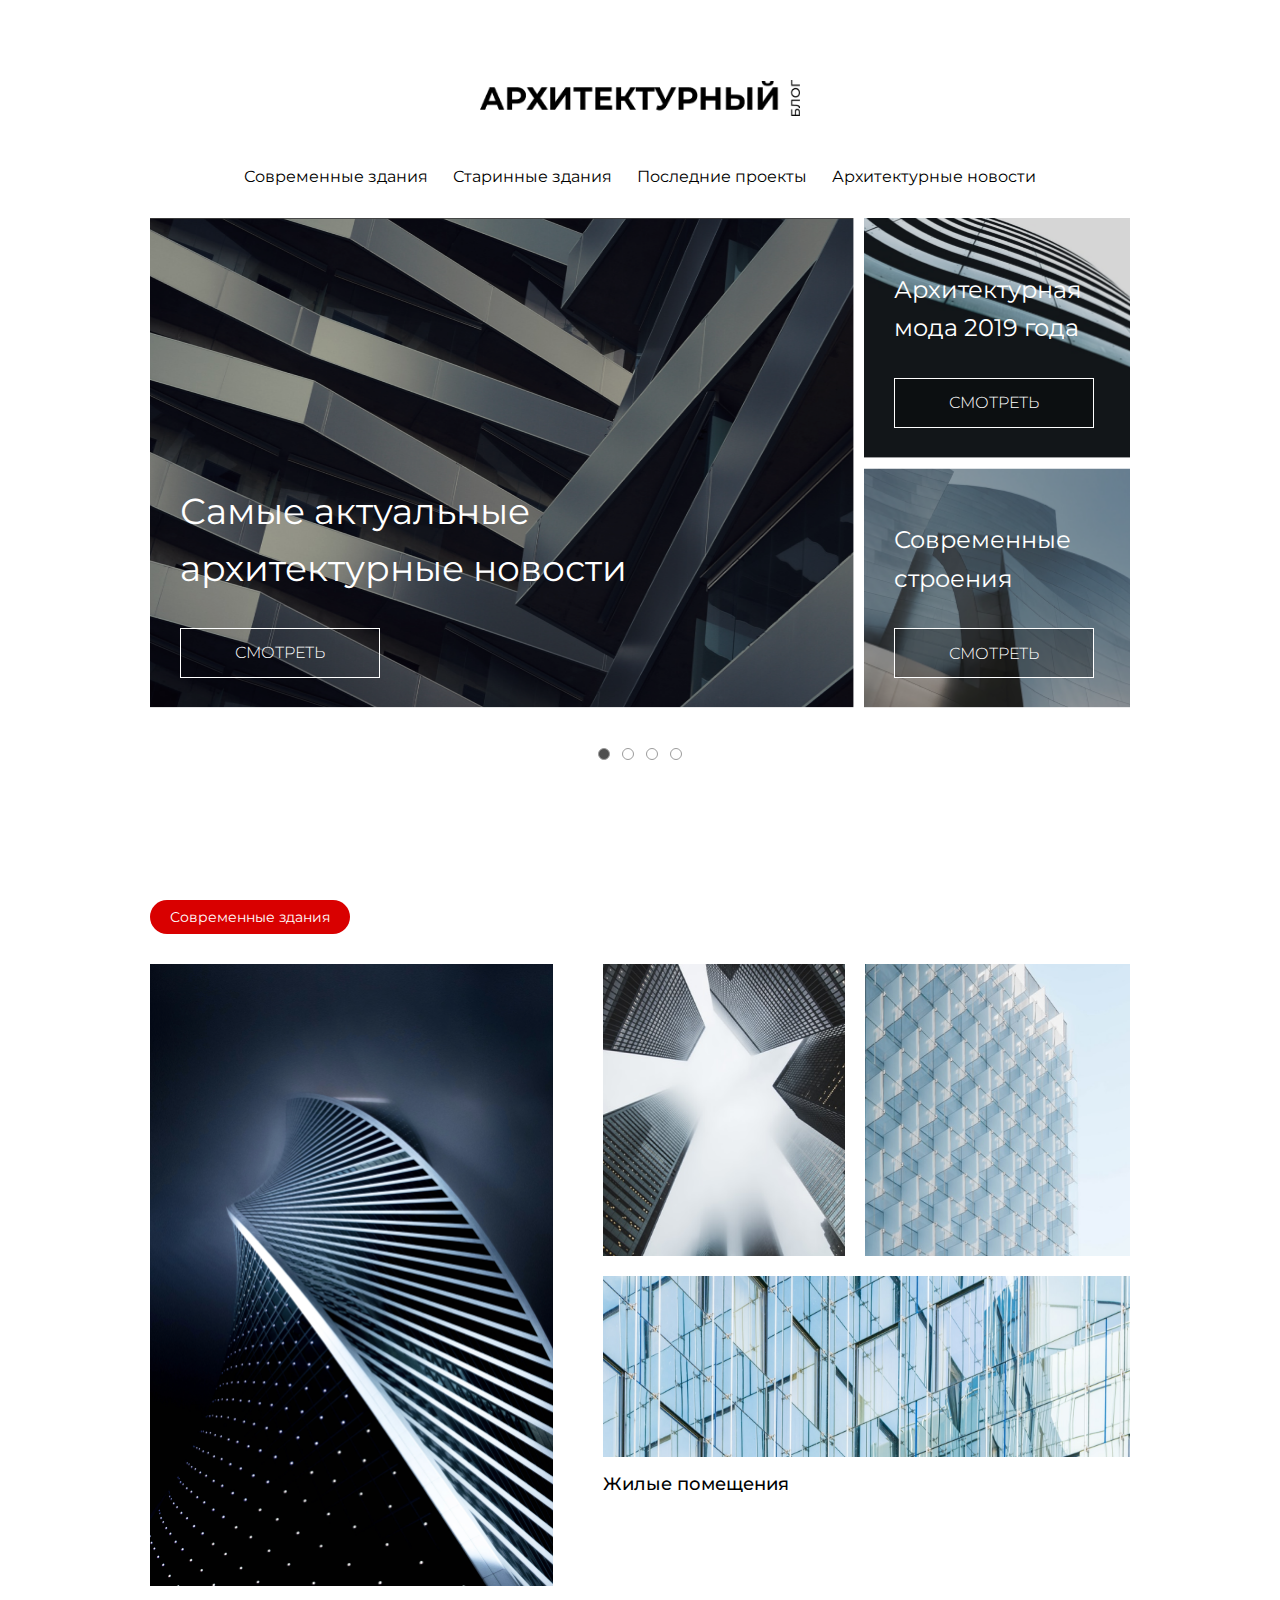
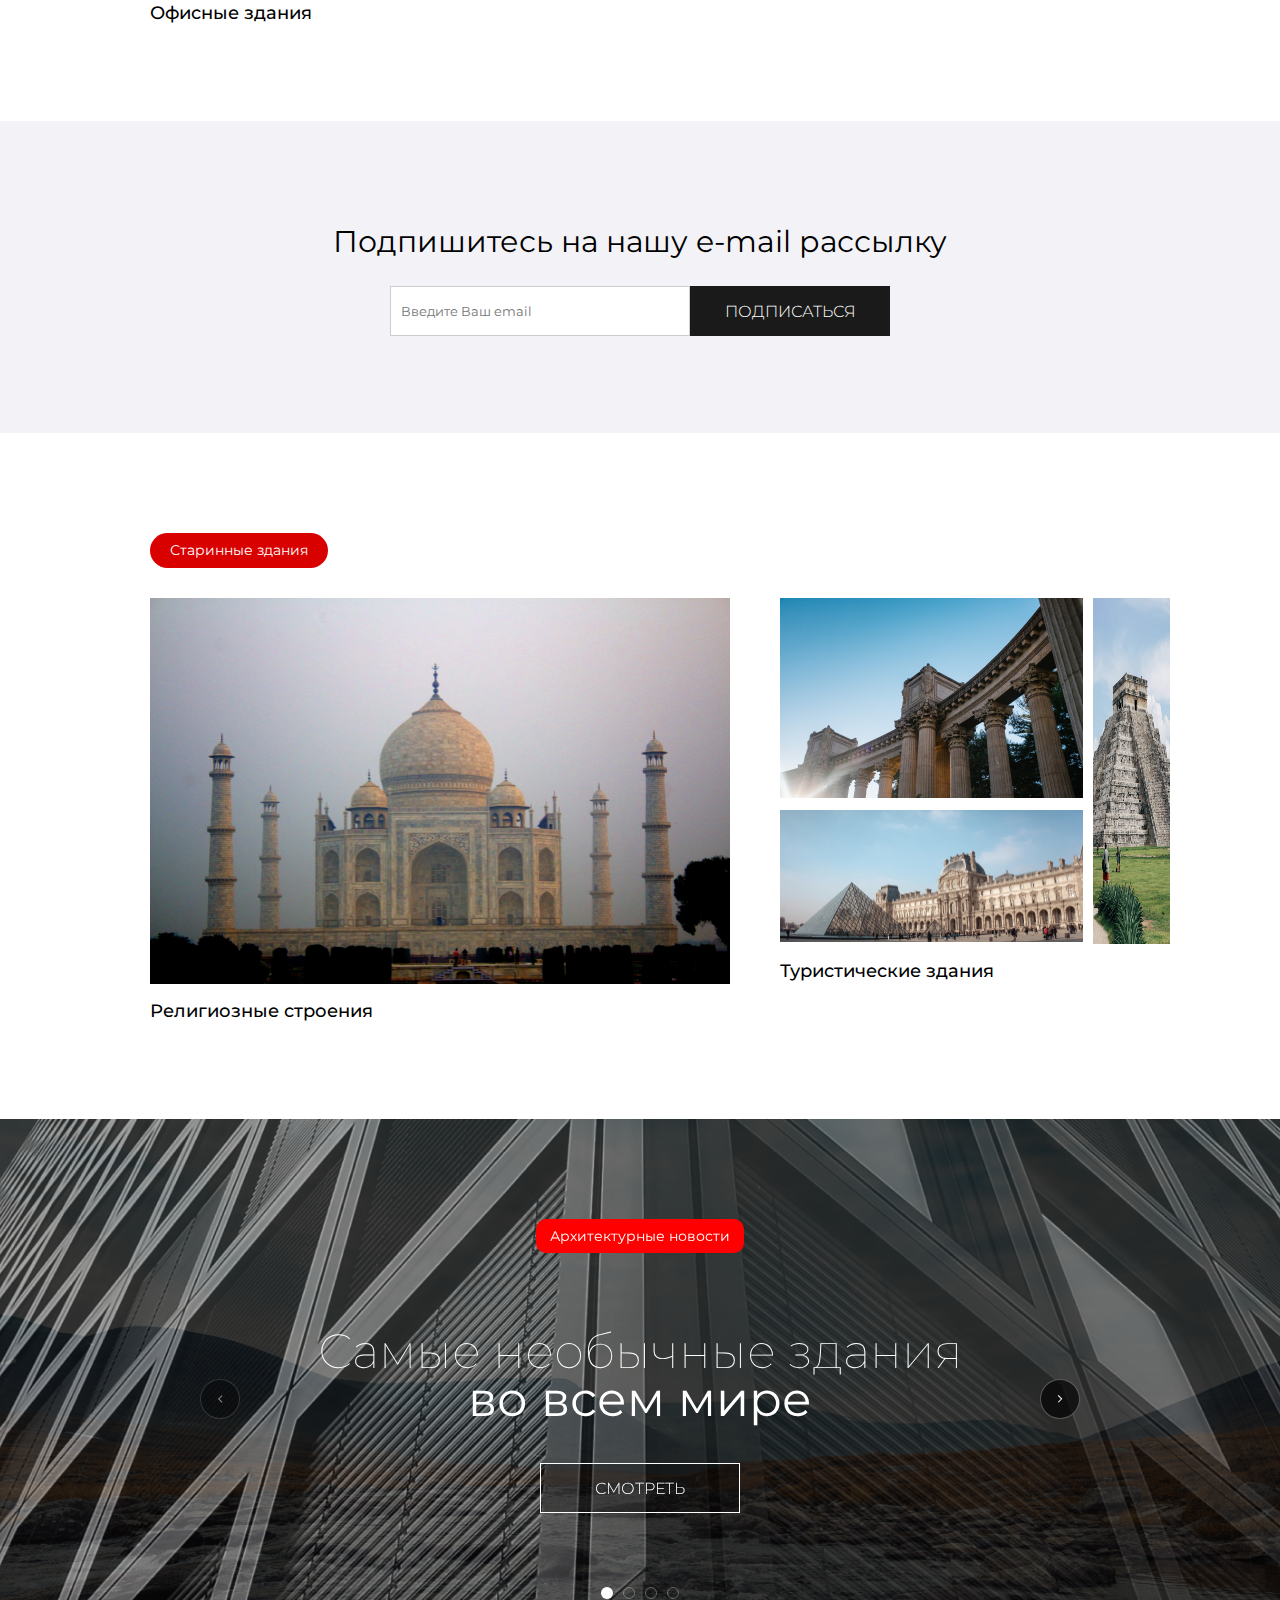
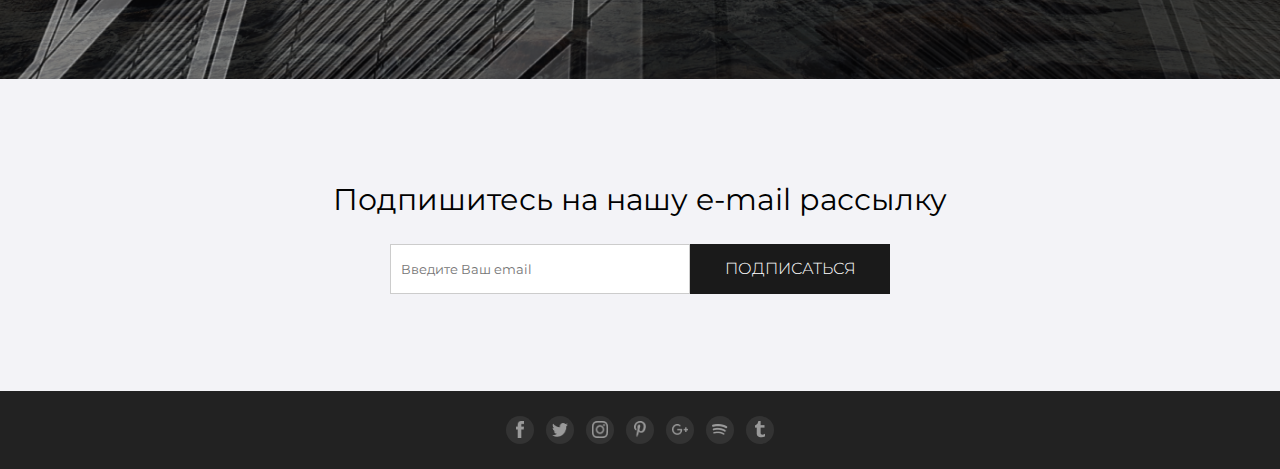
<file: rh (6)/rh (6)/rh/index.html>
<!DOCTYPE html>
<html lang="en">

    <head>
        <meta charset="UTF-8">
        <meta name="viewport" content="width=device-width, initial-scale=1.0">
        <title>Архитектурный блог</title>
        <link rel="stylesheet" href="styles/reset.css">
        <link rel="stylesheet" href="styles/style.css">
        <link rel="stylesheet" href="styles/modern.css">
        <link rel="preconnect" href="https://fonts.googleapis.com">
        <link rel="preconnect" href="https://fonts.gstatic.com" crossorigin>
        <link href="https://fonts.googleapis.com/css2?family=Montserrat:wght@100..900&display=swap" rel="stylesheet">
        <link rel="stylesheet" href="https://cdnjs.cloudflare.com/ajax/libs/font-awesome/6.4.0/css/all.min.css"
            integrity="sha512-iecdLmaskl7CVkqkXNQ/ZH/XLlvWZOJyj7Yy7tcenmpD1ypASozpmT/E0iPtmFIB46ZmdtAc9eNBvH0H/ZpiBw=="
            crossorigin="anonymous" referrerpolicy="no-referrer" />
    </head>

    <body>
        <header class="header">
            <div class="header-container">
                <div class="logo">
                    <img src="static/icons/Vector.png" alt="logo">
                </div>

                <nav class="nav">
                    <ul class="nav-list">
                        <li class="nav-item">Современные здания</li>
                        <li class="nav-item ancient-link">Старинные здания</li>
                        <li class="nav-item">Последние проекты</li>
                        <li class="nav-item">Архитектурные новости</li>
                    </ul>
                </nav>
            </div>
        </header>

        <section class="slider content-container">
            <div class="slider-wrapper">
                <div class="slide">
                    <div class="slider-item slider-left">
                        <img src="static/images/1.png" alt="Slider images">
                        <div class="overlay">
                            <p class="slide-title">Самые актуальные <br /> архитектурные новости</p>
                            <a href="/desktop.html" class="button">Смотреть</a>
                        </div>
                    </div>

                    <div class="slider-item slider-right">
                        <div class="item">
                            <img src="static/images/slider_img_2.png" alt="Slider images">
                            <div class="overlay">
                                <p class="slide-title">Архитектурная мода 2019 года</p>
                                <!-- Лучше указывать текст не заглавными буквами, а в таком стиле - "Смотреть"
                            а в стилях при необходимости задавать text-transform с нужным значением -->
                                <button class="button">Смотреть</button>
                            </div>
                        </div>
                        <div class="item">
                            <img src="static/images/slider_img_3.png" alt="Slider images">
                            <div class="overlay">
                                <!-- Обрати внимание как переносится текст на макете -->
                                <p class="slide-title">Современные строения</p>
                                <button class="button">Смотреть</button>
                            </div>
                        </div>
                    </div>
                </div>

                <div class="slide next">
                    <div class="slider-item slider-left">
                        <img src="static/images/1.png" alt="Slider images">
                        <div class="overlay">
                            <p class="slide-title">Самые актуальные <br /> архитектурные новости</p>
                            <a href="/desktop.html" class="button">Смотреть</a>
                        </div>
                    </div>

                    <div class="slider-item slider-right">
                        <div class="item">
                            <img src="static/images/slider_img_2.png" alt="Slider images">
                            <div class="overlay">
                                <p class="slide-title">Архитектурная мода 2019 года</p>
                                <!-- Лучше указывать текст не заглавными буквами, а в таком стиле - "Смотреть"
                            а в стилях при необходимости задавать text-transform с нужным значением -->
                                <a href="/desktop.html" class="button">Смотреть</a>
                            </div>
                        </div>
                        <div class="item">
                            <img src="static/images/slider_img_3.png" alt="Slider images">
                            <div class="overlay">
                                <!-- Обрати внимание как переносится текст на макете -->
                                <p class="slide-title">Современные строения</p>
                                <button class="button">Смотреть</button>
                            </div>
                        </div>
                    </div>
                </div>

                <div class="slide next">
                    <div class="slider-item slider-left">
                        <img src="static/images/1.png" alt="Slider images">
                        <div class="overlay">
                            <p class="slide-title">Самые актуальные <br /> архитектурные новости</p>
                            <a href="/desktop.html" class="button">Смотреть</a>
                        </div>
                    </div>

                    <div class="slider-item slider-right">
                        <div class="item">
                            <img src="static/images/slider_img_2.png" alt="Slider images">
                            <div class="overlay">
                                <p class="slide-title">Архитектурная мода 2019 года</p>
                                <!-- Лучше указывать текст не заглавными буквами, а в таком стиле - "Смотреть"
                            а в стилях при необходимости задавать text-transform с нужным значением -->
                                <button class="button">Смотреть</button>
                            </div>
                        </div>
                        <div class="item">
                            <img src="static/images/slider_img_3.png" alt="Slider images">
                            <div class="overlay">
                                <!-- Обрати внимание как переносится текст на макете -->
                                <p class="slide-title">Современные строения</p>
                                <button class="button">Смотреть</button>
                            </div>
                        </div>
                    </div>
                </div>

                <div class="slide next">
                    <div class="slider-item slider-left">
                        <img src="static/images/1.png" alt="Slider images">
                        <div class="overlay">
                            <p class="slide-title">Самые актуальные <br /> архитектурные новости</p>
                            <a href="/desktop.html" class="button">Смотреть</a>
                        </div>
                    </div>

                    <div class="slider-item slider-right">
                        <div class="item">
                            <img src="static/images/slider_img_2.png" alt="Slider images">
                            <div class="overlay">
                                <p class="slide-title">Архитектурная мода 2019 года</p>
                                <!-- Лучше указывать текст не заглавными буквами, а в таком стиле - "Смотреть"
                            а в стилях при необходимости задавать text-transform с нужным значением -->
                                <button class="button">Смотреть</button>
                            </div>
                        </div>
                        <div class="item">
                            <img src="static/images/slider_img_3.png" alt="Slider images">
                            <div class="overlay">
                                <!-- Обрати внимание как переносится текст на макете -->
                                <p class="slide-title">Современные строения</p>
                                <button class="button">Смотреть</button>
                            </div>
                        </div>
                    </div>
                </div>
            </div>

            <div class="dots">
                <span class="dot active"></span>
                <span class="dot"></span>
                <span class="dot"></span>
                <span class="dot"></span>
            </div>
        </section>
        <!-- Старайся разделять блоки кода пробелами, так проще будет ориентироваться в коде -->
        <section class="modern content-container">
            <h2 class="tag">Современные здания</h2>

            <div class="modern-grid">
                <div class="modern-grid_left">
                    <!-- Атрибут alt лучше пустым не оставлять,можно вписать Picture или Image например -->
                    <img src="static/images/3.png" alt="Image">

                    <!-- Не забудь добавить анимацию при наведении :) как в навигации -->
                    <p class="image-desc_link">Офисные здания</p>
                </div>

                <div class="modern-grid_right">
                    <!-- Это верхний блок -->
                    <div class="upper-block">
                        <div class="small-img">
                            <img src="static/images/4.png" alt="Image">
                        </div>

                        <div class="small-img">
                            <img src="static/images/5.png" alt="Image">
                        </div>
                    </div>

                    <!-- А это нижний блок -->
                    <div class="lower-block">
                        <img src="static/images/6.png" alt="Image">

                        <!-- Не забудь добавить анимацию при наведении :) как в навигации -->
                        <p class="image-desc_link">Жилые помещения</p>
                    </div>
                </div>
            </div>
        </section>

        <section class="newsletter">
            <div class="container firts-form">
                <h2 class="newsletter_title">Подпишитесь на нашу e-mail рассылку</h2>

                <div class="form">
                    <div class="form_input-wrapper">
                        <input id="email" class="input" type="email" placeholder="Введите Ваш email"
                            autocomplete="false">

                        <span class="error-hint"></span>
                    </div>

                    <button class="button">Подписаться</button>
                </div>

                <div class="notice-block success-block">
                    <span>Форма успешно отправлена</span>
                </div>

                <div class="notice-block error-block">
                    <span>
                        Что-то пошло не так.<br>
                        Попробуйте пожалуйста позднее
                    </span>
                </div>
            </div>
        </section>

        <!-- У тебя всё получится!!! :) это просто:) -->

        <section class="ancient content-container">
            <h2 class="tag">Старинные здания</h2>

            <div class="ancient-grid">
                <div class="large-img">
                    <img src="static/images/9.png" alt="image">
                    <p class="image-desc_link">Религиозные строения</p>
                </div>

                <div class="ancient-grid_down">
                    <div class="ancient-grid_up">

                        <div class="small-images">
                            <img class="eight-img" src="static/images/8.png" alt="image">
                            <img class="ten-img" src="static/images/10.png" alt="image">
                        </div>

                        <div class="wide-img">
                            <img src="static/images/7.png" alt="image">
                        </div>
                    </div>

                    <p class="image-desc_link">Туристические здания</p>
                </div>
            </div>
        </section>


        <!-- А это ещё проще :) -->

        <section class="hero">
            <div class="hero-wrapper">
                <div class="hero-content hero-slide">
                    <div class="hero-label">Архитектурные новости</div>

                    <h1 class="hero-slide_title"><span>Самые необычные здания</span><br> во всем мире</h1>

                    <button class="hero-button button">Смотреть</button>
                </div>

                <div class="hero-content hero-slide next">
                    <div class="hero-label">Архитектурные новости</div>

                    <h1 class="hero-slide_title"><span>Самые необычные здания</span><br> во всем мире</h1>

                    <button class="hero-button button">Смотреть</button>
                </div>

                <div class="hero-content hero-slide next">
                    <div class="hero-label">Архитектурные новости</div>

                    <h1 class="hero-slide_title"><span>Самые необычные здания</span><br> во всем мире</h1>

                    <button class="hero-button button">Смотреть</button>
                </div>

                <div class="hero-content hero-slide next">
                    <div class="hero-label">Архитектурные новости</div>

                    <h1 class="hero-slide_title"><span>Самые необычные здания</span><br> во всем мире</h1>

                    <button class="hero-button button">Смотреть</button>
                </div>

                <div class="hero-slider-dots">
                    <span class="hero-slider-dot active"></span>
                    <span class="hero-slider-dot"></span>
                    <span class="hero-slider-dot"></span>
                    <span class="hero-slider-dot"></span>
                </div>

                <button class="hero-arrow hero-arrow-prev disabled">
                    <img src="static/icons/left.png" alt="left">
                </button>

                <button class="hero-arrow hero-arrow-next">
                    <img src="static/icons/right.png" alt="right">
                </button>
            </div>
        </section>

        <section class="newsletter second-newsletter">
            <div class="container">
                <h2 class="newsletter_title">Подпишитесь на нашу e-mail рассылку</h2>

                <form class="form">
                    <div class="form_input-wrapper">
                        <input id="email-field" class="input" type="email" placeholder="Введите Ваш email"
                            autocomplete="false">

                        <span class="error-hint"></span>
                    </div>
                    <button class="button" type="submit">Подписаться</button>
                </form>

                <div class="notice-block success-block">
                    <span>Форма успешно отправлена</span>
                </div>

                <div class="notice-block error-block">
                    <span>
                        Что-то пошло не так.<br>
                        Попробуйте пожалуйста позднее
                    </span>
                </div>
            </div>
        </section>

        <footer class="footer">
            <div class="container">
                <div class="footer-socials">
                    <a href="/" aria-label="Facebook">
                        <img src="static/icons/Facebook.png" alt="Facebook icon">
                    </a>
                    <a href="/" aria-label="Twitter">
                        <img src="static/icons/Twitter.png" alt="Twitter icon">
                    </a>
                    <a href="/" aria-label="Instagram">
                        <img src="static/icons/Instagram.png" alt="Instagram icon">
                    </a>
                    <a href="/" aria-label="Pinterest">
                        <img src="static/icons/Pinterest.png" alt="Pinterest icon">
                    </a>
                    <a href="#" aria-label="Google Plus">
                        <img src="static/icons/Google.png" alt="Google icon">
                    </a>
                    <a href="#" aria-label="Medium">
                        <img src="static/icons/Spotify.png" alt="Spotify icon">
                    </a>
                    <a href="/" aria-label="Telegram">
                        <img src="static/icons/Tumblr.png" alt="Telegram icon">
                    </a>
                </div>
            </div>
        </footer>

        <button id="scrollTopBtn" class="scroll-top hidden">
            <img class="icon" src="static/icons/up.svg" alt="Arrow up icon" />
            <span class="rotated-text">Наверх</span>
        </button>

        <script src="scripts/scroll-btn.js"></script>
        <script src="scripts/script.js"></script>
        <script src="scripts/form.js"></script>
        <script src="scripts/hero-slider.js"></script>
        <script src="scripts/newform.js"></script>
    </body>

</html>
</file>
<file: rh (6)/rh (6)/rh/styles/style.css>
@import url("header.css");
@import url("slider.css");
@import url("newsletter.css");
@import url("hero.css");
@import url("footer.css");

/*
1280 - desktop
768 - tablet
520 - mobile
*/

html {
    font-size: 10px;
}

body {
    overflow-x: hidden;
    font-family: 'Montserrat', sans-serif;
    margin: 0;
    padding: 0;
    background-color: #ffffff;
    color: black;
    line-height: 1.6;
}

.content-container {
    width: 100%;
    max-width: 1170px;
    margin: 0 auto 172px;
    padding: 0 10px;
}

.tag {
    display: inline-block;
    margin-bottom: 30px;
    padding: 6px 20px;
    border-radius: 20px;
    background: #D90000;
    font-size: 14px;
    color: white;
}

.button {
    font-size: 16px;
    font-weight: 300;
    display: flex;
    align-items: center;
    justify-content: center;
    width: 200px;
    height: 50px;
    text-transform: uppercase;
}

.section-title {
    padding: 30px 200px;
}

.scroll-top {
    position: fixed;
    bottom: 40px;
    right: 60px;
    display: flex;
    flex-direction: column;
    align-items: center;
    background: transparent;
    border: none;
    cursor: pointer;
    font-family: Arial, sans-serif;
    color: #333;
    transition: opacity .4s ease;
    .icon {
        width: 26px;
        height: 26px;
    }
    .rotated-text {
        margin-top: 20px;
        writing-mode: vertical-rl;
        text-orientation: mixed;
        font-family: 'Montserrat', sans-serif;
        font-size: 14px;
        font-weight: 500;
        line-height: 1;
        letter-spacing: 2px;
        text-transform: uppercase;
        transform: rotate(180deg);
    }
    &.hidden {
        opacity: 0;
        pointer-events: none;
    }
}

span {
    font-weight: 100;
}

.container {
    width: 100%;
    max-width: 1200px;
    margin: 0 auto;
    padding: 0 20px;
}

@media (max-width: 1280px) {
    .content-container {
        max-width: 1000px;
        margin-bottom: 140px;
    }
    .newsletter input[type="email"] {
        width: 300px;
    }
    .section-title {
        padding: 30px 100px;
    }
    .scroll-top {
        right: 40px;
    }
    .container {
        max-width: 1024px;
    }
}

@media (max-width: 768px) {
    .content-container {
        padding: 0 15px;
        margin-bottom: 100px;
    }
    .newsletter {
        flex-direction: column;
        justify-content: center;
        padding: 30px 10px;
        height: auto;
        .newsletter_title {
            margin-bottom: 12px;
            font-size: 22px;
        }
        .form {
            .input {
                width: 280px;
                margin-right: 0;
            }
            .button {
                flex-shrink: 0;
                width: 180px;
                font-size: 14px;
                font-weight: 500;
            }
        }
    }
    .section-title {
        padding: 30px 40px;
        font-size: 20px;
    }
    .scroll-top {
        bottom: 20px;
        right: 20px;
        .icon {
            width: 24px;
            height: 24px;
        }
        .rotated-text {
            font-size: 12px;
        }
    }
    .container {
        max-width: 720px;
        padding: 0 16px;
    }
}

@media (max-width: 520px) {
    html {
        font-size: 9px;
    }
    .tag {
        font-size: 12px;
        padding: 4px 16px;
    }
    .button {
        width: 100%;
        height: 46px;
        font-size: 14px;
    }
    .newsletter {
        .newsletter_title {
            margin: 0 0 20px;
            font-size: 18px;
            line-height: 24px;
            letter-spacing: -.04em;
        }
        .form {
            flex-direction: column;
            row-gap: 24px;
            width: auto;
            .form_input-wrapper {
                width: 100%;
                margin-right: 0;
                .error-hint {
                    bottom: 0;
                    font-size: 12px;
                }
            }
            .input {
                width: 100%;
                height: 46px;
            }
            .button {
                width: 100%;
            }
        }
    }
    .section-title {
        padding: 20px;
        font-size: 18px;
    }
    .scroll-top {
        .icon {
            width: 22px;
            height: 22px;
        }
        .rotated-text {
            font-size: 12px;
        }
    }
    .container {
        padding: 0 10px;
    }
}
</file>
<file: rh (6)/rh (6)/rh/styles/modern.css>
.modern {
    margin-bottom: 100px;
}

.ancient {
    margin-bottom: 100px;
    padding-top: 100px;
}

.image-desc_link {
    position: relative;
    font-size: 18px;
    line-height: 15px;
    font-weight: 500;
    text-decoration: underline;
    text-decoration-color: transparent;
    text-underline-offset: 4px;
    text-decoration-thickness: 2px;
    transition: text-decoration-color 0.3s ease;
    color: #000;
    cursor: pointer;
    &:hover {
        text-decoration-color: red;
    }
}

.modern-grid,
.ancient-grid {
    display: flex;
    gap: 50px;
    .modern-grid_left {
        display: flex;
        flex-direction: column;
        row-gap: 20px;
        img {
            height: 622px;
        }
    }
    .modern-grid_right {
        display: flex;
        flex-direction: column;
        row-gap: 20px;
        flex-grow: 1;
        .upper-block {
            display: flex;
            column-gap: 20px;
            width: 100%;
            .small-img {
                img {
                    display: block;
                    width: 100%;
                    height: 292px;
                }
            }
        }
        .lower-block {
            display: flex;
            flex-direction: column;
            row-gap: 20px;
            img {
                display: block;
                width: 100%;
            }
        }
    }
    .modern-grid img {
        display: block;
        width: 100%;
        .large-img {
            display: flex;
            flex-direction: column;
            row-gap: 20px;
            img {
                height: 275px;
            }
        }
    }
    .large-img {
        display: flex;
        flex-direction: column;
        row-gap: 20px;
        img {
            width: 580px;
            height: 386px;
        }
    }
}

.ancient-grid_down {
    display: flex;
    flex-direction: column;
    row-gap: 20px;
    .ancient-grid_up {
        display: flex;
        column-gap: 10px;
        .small-images {
            display: flex;
            flex-direction: column;
            gap: 12px;
            width: 380px;
            .eight-img {
                height: 200px;
            }
            .ten-img {
                height: 132px;
            }
        }
    }
    .wide-img {
        img {
            width: 100%;
            display: block;
            height: 346px;
        }
    }
}

@media (max-width: 1024px) {
    .modern-grid {
        gap: 20px;
        .modern-grid_left {
            img {
                height: 520px;
            }
        }
    }
    .ancient-grid {
        gap: 20px;
    }
}

@media (max-width: 768px) {
    .modern-grid,
    .ancient-grid {
        flex-direction: column;
        gap: 30px;
        .modern-grid_right,
        .modern-grid_left {
            width: 100%;
        }
        .upper-block {
            flex-direction: column;
            gap: 20px;
            .small-img {
                width: 100%;
            }
        }
        .ancient-grid_up {
            flex-direction: column;
            gap: 20px;
            .small-images {
                width: 100%;
            }
        }
    }
    .ancient {
        padding-top: 50px;
    }
    .modern,
    .ancient {
        margin-bottom: 50px;
    }
}

@media (max-width: 520px) {
    .modern-grid,
    .ancient-grid {
        gap: 20px;
    }
    .ancient {
        padding-top: 30px;
    }
    .modern,
    .ancient {
        margin-bottom: 30px;
    }
    .ancient-grid_down .ancient-grid_up .small-images {
        gap: 10px;
    }
    .modern-grid_right .upper-block {
        gap: 10px;
    }
}
</file>
